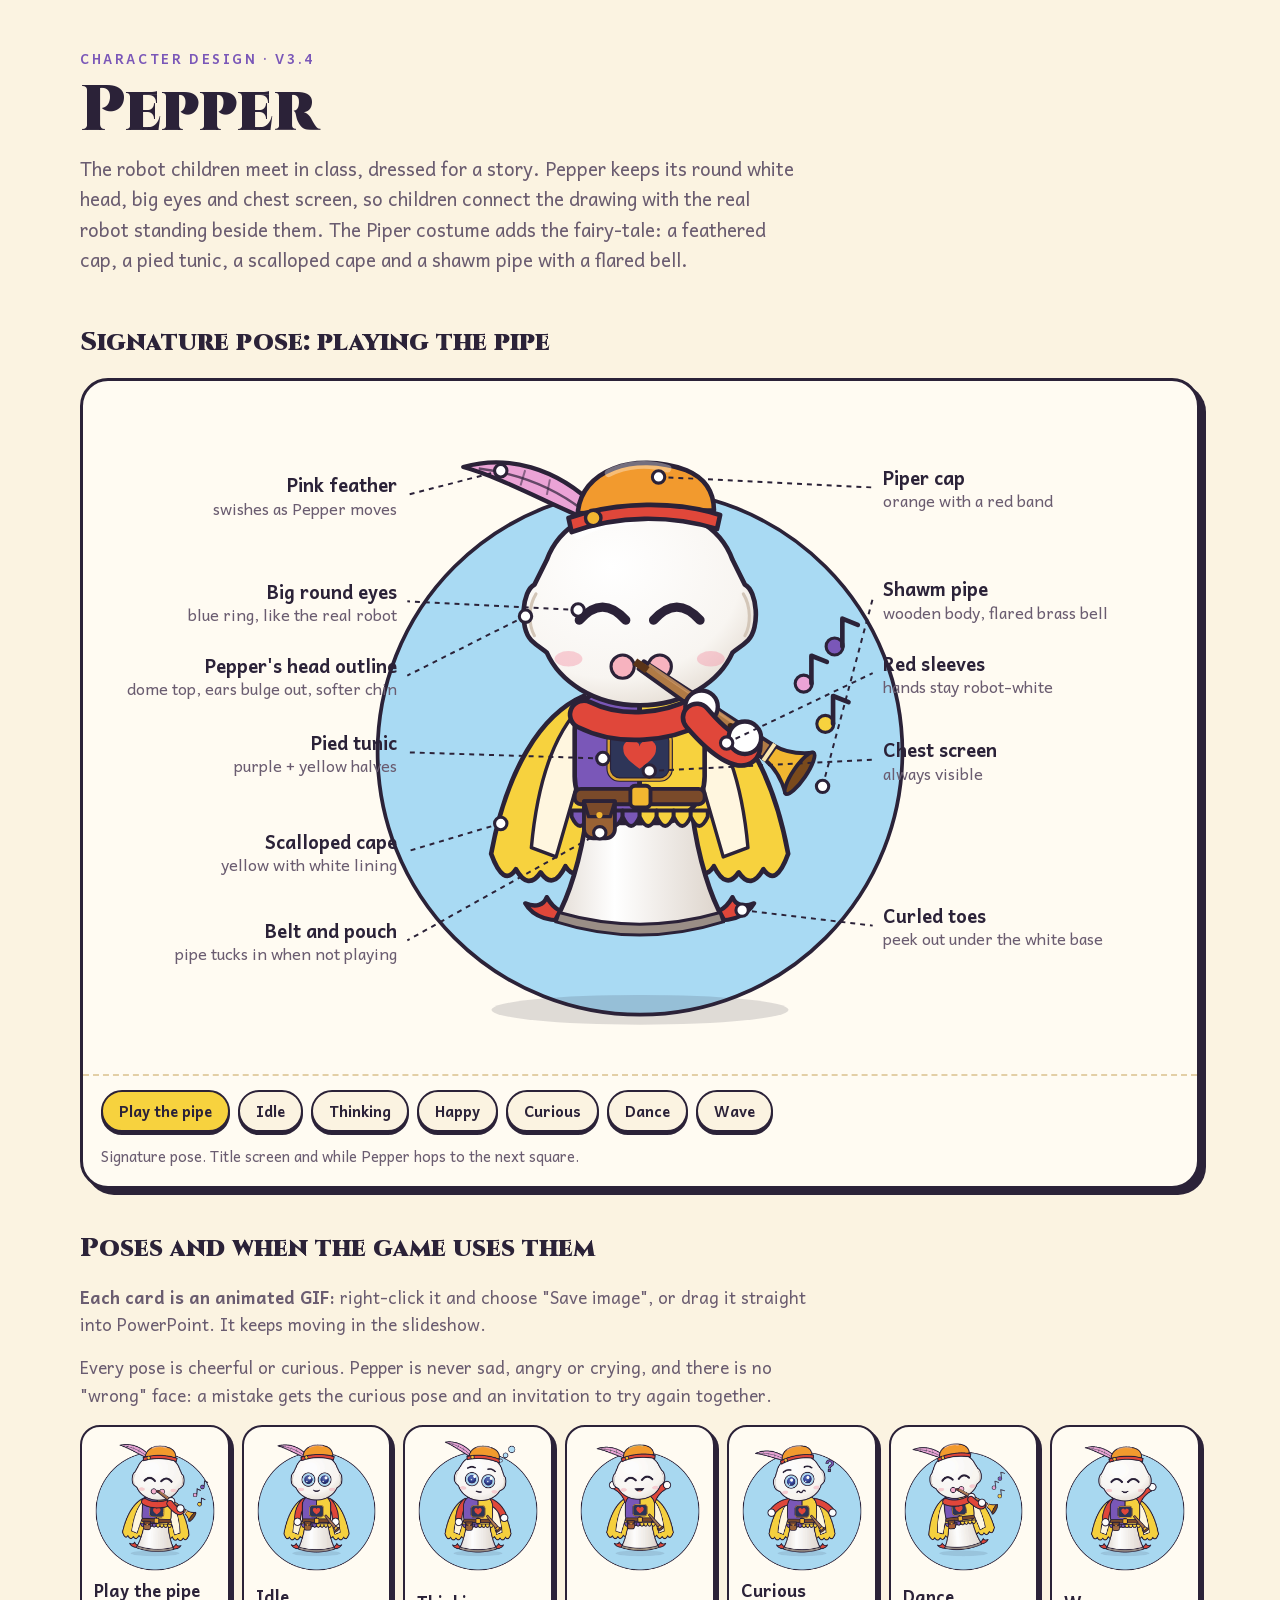
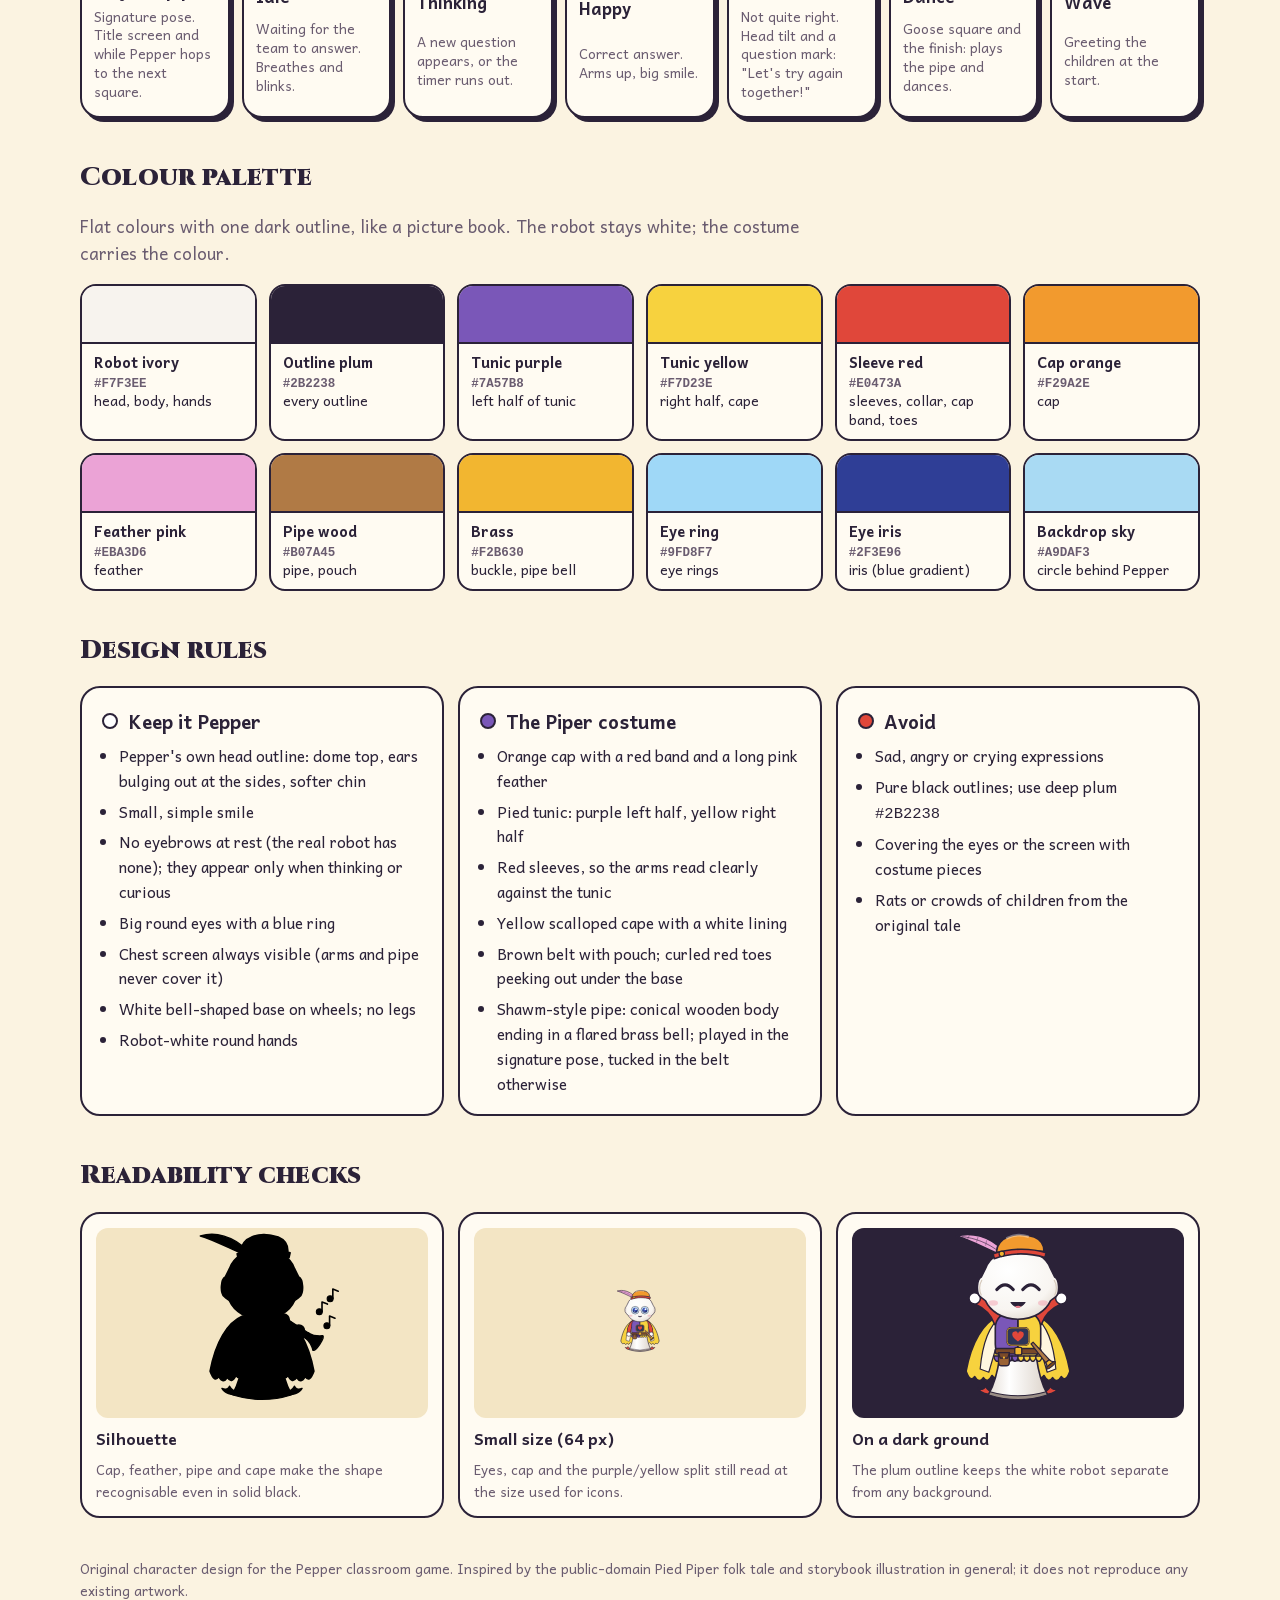
<file: design/character-design.html>
<!DOCTYPE html>
<html lang="en">
<head>
<meta charset="utf-8">
<meta name="viewport" content="width=device-width, initial-scale=1">
<title>Pepper</title>
<link rel="stylesheet" href="../fonts/fonts.css">
<style>
/* Layout: one storybook page, a big hero with callouts, then poses, palette and rules.
   Single deliberate look (parchment), so colours are set explicitly. */
:root{
  --paper:#FBF3E1; --paper-2:#F3E5C4; --card:#FFFBF2; --line:#E3CFA6;
  --ink:#2B2238; --ink-soft:#6A5C70;
  --purple:#7A57B8; --yellow:#F7D23E; --red:#E0473A; --orange:#F29A2E; --pink:#EBA3D6; --sky:#A9DAF3;
  --font-read:'Andika','Nunito',system-ui,sans-serif;
  --font-title:'Cinzel',Georgia,serif;
}
*{box-sizing:border-box;margin:0;padding:0}
body{background:var(--paper);color:var(--ink);font:400 17px/1.6 var(--font-read);-webkit-font-smoothing:antialiased;
  padding-left:max(16px,env(safe-area-inset-left,0px));padding-right:max(16px,env(safe-area-inset-right,0px));padding-block:0 64px}
.wrap{max-width:1120px;margin:0 auto}
header{padding-block:48px 8px;display:grid;gap:10px}
.eyebrow{font:700 13px var(--font-read);letter-spacing:.2em;text-transform:uppercase;color:var(--purple)}
h1{font:900 clamp(40px,6vw,64px)/1 var(--font-title);font-variant-ligatures:none;font-feature-settings:"liga" 0,"dlig" 0;text-wrap:balance}
h1 em{font-style:normal;color:var(--red)}
.lede{max-width:720px;font-size:19px;color:var(--ink-soft)}
h2{font:900 26px/1.2 var(--font-title);font-variant-ligatures:none;font-feature-settings:"liga" 0,"dlig" 0;margin-bottom:4px}
section{margin-top:44px;display:grid;gap:16px}
.sub{color:var(--ink-soft);max-width:760px}

/* hero */
.hero{background:var(--card);border:3px solid var(--ink);border-radius:28px;box-shadow:6px 6px 0 var(--ink);overflow-x:auto}
.hero-box{position:relative;min-width:760px;aspect-ratio:900/560}
.hero-box>svg{position:absolute;inset:0;width:100%;height:100%}
.hero-box .back{z-index:0}.hero-box .front{z-index:2;pointer-events:none}
.hero-box .pp{position:absolute;left:33.333%;top:12.5%;width:33.333%;height:71.43%;z-index:1}
.callout-t{font:700 15px var(--font-read);fill:var(--ink)}
.callout-s{font:400 13px var(--font-read);fill:var(--ink-soft)}
.states{display:flex;flex-wrap:wrap;gap:8px;padding:14px 18px 18px;border-top:2px dashed var(--line)}
.states button{font:700 15px var(--font-read);color:var(--ink);background:var(--paper);border:2.5px solid var(--ink);border-radius:99px;padding:7px 16px;cursor:pointer;box-shadow:0 3px 0 var(--ink);transition:transform .15s}
.states button:active{transform:translateY(2px);box-shadow:0 1px 0 var(--ink)}
.states button[aria-pressed="true"]{background:var(--yellow)}
.states button:focus-visible{outline:3px solid var(--purple);outline-offset:3px}
.state-note{flex-basis:100%;color:var(--ink-soft);font-size:15px;margin-top:4px}

/* pose cards */
.poses{display:grid;grid-template-columns:repeat(2,minmax(0,1fr));gap:12px}
@media (min-width:640px){.poses{grid-template-columns:repeat(4,minmax(0,1fr))}}
@media (min-width:1000px){.poses{grid-template-columns:repeat(7,minmax(0,1fr))}}
.pose{background:var(--card);border:2.5px solid var(--ink);border-radius:20px;padding:12px 12px 14px;display:grid;gap:4px;min-width:0;box-shadow:4px 4px 0 var(--ink)}
.pose .stage{position:relative;border-radius:14px;overflow:hidden}
.pose .stage img{display:block;width:100%;height:auto;max-width:100%}
.pose .pp{position:absolute;left:12%;top:6%;width:76%;height:92%}
.pose b{font:700 17px var(--font-read)}
.pose span{font-size:13.5px;color:var(--ink-soft);line-height:1.4}

/* palette */
.palette{display:grid;grid-template-columns:repeat(auto-fill,minmax(150px,1fr));gap:12px}
.sw{background:var(--card);border:2.5px solid var(--ink);border-radius:16px;overflow:hidden;min-width:0}
.sw i{display:block;height:58px;border-bottom:2.5px solid var(--ink)}
.sw div{padding:8px 12px 10px;font-size:14px;line-height:1.35}
.sw b{display:block;font-size:15px}
.sw code{font:700 12.5px ui-monospace,Menlo,monospace;color:var(--ink-soft)}

/* rules */
.cols{display:grid;grid-template-columns:repeat(auto-fit,minmax(280px,1fr));gap:14px}
.card{background:var(--card);border:2.5px solid var(--ink);border-radius:20px;padding:18px 20px;min-width:0}
.card h3{font:700 19px var(--font-read);margin-bottom:8px;display:flex;align-items:center;gap:10px}
.card h3 i{width:16px;height:16px;border-radius:50%;border:2.5px solid var(--ink);display:block}
.card ul{padding-left:1.1em;display:grid;gap:6px;font-size:15.5px}
.checks{display:grid;grid-template-columns:repeat(auto-fit,minmax(220px,1fr));gap:14px}
.check{background:var(--card);border:2.5px solid var(--ink);border-radius:20px;padding:14px;display:grid;gap:8px;min-width:0}
.check .stage{height:190px;position:relative;display:grid;place-items:center;border-radius:12px;background:var(--paper-2)}
.check .pp{position:relative;width:130px;height:173px}
.check .pp.tiny{width:48px;height:64px}
.check .pp.sil .pp-svg{filter:brightness(0)}
.check b{font-size:16px}
.check span{font-size:13.5px;color:var(--ink-soft)}
footer{margin-top:40px;font-size:13.5px;color:var(--ink-soft)}

/* ---------- Character states ---------- */
.pp-svg{width:100%;height:100%;overflow:visible;display:block}
.pp-svg *{transform-box:view-box}
.k-root,.k-bounce,.k-sway{transform-origin:120px 300px}
.k-head{transform-origin:120px 146px;transition:transform .5s cubic-bezier(.34,1.56,.64,1)}
.k-arm{transition:transform .5s cubic-bezier(.34,1.56,.64,1)}
.k-arm-l{transform-origin:84px 158px}.k-arm-r{transform-origin:156px 158px}
.k-eye{transform-box:fill-box;transform-origin:center;transition:transform .07s}
.blink .k-eye{transform:scaleY(.08)}
.k-pupil{transition:transform .4s}
.k-feather{transform-box:fill-box;transform-origin:100% 100%;animation:feather 2.8s ease-in-out infinite}
@keyframes feather{50%{transform:rotate(5deg)}}
.k-heart{transform-box:fill-box;transform-origin:center;animation:beat 1.6s ease-in-out infinite}
@keyframes beat{0%,100%{transform:scale(1)}15%{transform:scale(1.18)}30%{transform:scale(1)}}
.k-play,.k-pipe,.k-closed,.k-puff,.k-notes,.k-big,.k-flat,.k-wavy,.k-brow,.k-brow2,.k-q,.k-think{opacity:0}
.k-play,.k-pipe,.k-closed,.k-puff,.k-notes,.k-big,.k-flat,.k-wavy,.k-brow,.k-brow2,.k-q,.k-think,.k-free,.k-eyes,.k-smile,.k-belt-pipe{transition:opacity .2s}
.pp[data-state="idle"] .k-bounce,.pp[data-state="thinking"] .k-bounce{animation:breathe 3.4s ease-in-out infinite}
@keyframes breathe{50%{transform:scale(1.014,.986)}}

/* play the pipe (signature) + dance */
.pp[data-state="play"] .k-free,.pp[data-state="dance"] .k-free,
.pp[data-state="play"] .k-belt-pipe,.pp[data-state="dance"] .k-belt-pipe,
.pp[data-state="play"] .k-eyes,.pp[data-state="dance"] .k-eyes,
.pp[data-state="play"] .k-smile,.pp[data-state="dance"] .k-smile{opacity:0}
.pp[data-state="play"] .k-play,.pp[data-state="dance"] .k-play,
.pp[data-state="play"] .k-pipe,.pp[data-state="dance"] .k-pipe,
.pp[data-state="play"] .k-closed,.pp[data-state="dance"] .k-closed,
.pp[data-state="play"] .k-puff,.pp[data-state="dance"] .k-puff,
.pp[data-state="play"] .k-notes,.pp[data-state="dance"] .k-notes{opacity:1}
.pp[data-state="play"] .k-sway{animation:tap 1.2s ease-in-out infinite}
@keyframes tap{0%,100%{transform:rotate(-2deg)}50%{transform:rotate(2deg)}}
.pp[data-state="dance"] .k-sway{animation:sway .46s ease-in-out infinite alternate}
.pp[data-state="dance"] .k-bounce{animation:hop .46s ease-in-out infinite}
@keyframes sway{from{transform:rotate(-7deg)}to{transform:rotate(7deg)}}
@keyframes hop{0%,100%{transform:translateY(0)}50%{transform:translateY(-12px)}}
.k-notes g{transform-box:fill-box;transform-origin:center;animation:note 1.4s ease-in-out infinite}
.k-notes g:nth-child(2){animation-delay:.45s}.k-notes g:nth-child(3){animation-delay:.9s}
@keyframes note{0%{transform:translate(0,8px);opacity:0}30%{opacity:1}100%{transform:translate(8px,-18px);opacity:0}}

/* happy (correct answer) */
.pp[data-state="happy"] .k-eyes{opacity:0}.pp[data-state="happy"] .k-closed{opacity:1}
.pp[data-state="happy"] .k-smile{opacity:0}.pp[data-state="happy"] .k-big{opacity:1}
.pp[data-state="happy"] .k-arm-l{transform:rotate(115deg)}.pp[data-state="happy"] .k-arm-r{transform:rotate(-115deg)}
.pp[data-state="happy"] .k-bounce{animation:hop .55s ease-out infinite}
/* thinking (new question) */
.pp[data-state="thinking"] .k-head{transform:rotate(7deg)}
.pp[data-state="thinking"] .k-smile{opacity:0}.pp[data-state="thinking"] .k-flat{opacity:1}
.pp[data-state="thinking"] .k-think,.pp[data-state="thinking"] .k-brow2{opacity:1}
.pp[data-state="thinking"] .k-pupil{transform:translate(3px,-4px)}
.k-think circle{transform-box:fill-box;transform-origin:center;animation:dot 1.4s ease-in-out infinite}
.k-think circle:nth-child(2){animation-delay:.18s}.k-think circle:nth-child(3){animation-delay:.36s}
@keyframes dot{0%,100%{transform:scale(.7);opacity:.5}50%{transform:scale(1);opacity:1}}
/* curious (try again: never sad) */
.pp[data-state="curious"] .k-head{transform:rotate(-10deg)}
.pp[data-state="curious"] .k-brow,.pp[data-state="curious"] .k-q,.pp[data-state="curious"] .k-wavy{opacity:1}
.pp[data-state="curious"] .k-smile{opacity:0}
.pp[data-state="curious"] .k-pupil{transform:translate(-2px,1px)}
.pp[data-state="curious"] .k-arm-l{transform:rotate(40deg)}.pp[data-state="curious"] .k-arm-r{transform:rotate(-40deg)}
.k-q text{transform-box:fill-box;transform-origin:center;animation:qf 1.6s ease-in-out infinite}
@keyframes qf{0%,100%{transform:translateY(0) rotate(-8deg)}50%{transform:translateY(-6px) rotate(8deg)}}
/* wave (greeting) */
.pp[data-state="wave"] .k-eyes{opacity:0}.pp[data-state="wave"] .k-closed{opacity:1}
.pp[data-state="wave"] .k-arm-r{animation:waveR .5s ease-in-out infinite alternate}
@keyframes waveR{from{transform:rotate(-122deg)}to{transform:rotate(-98deg)}}
.k-ring{transition:stroke .4s}


@media (prefers-reduced-motion: reduce){
  *,*::before,*::after{animation:none!important;transition-duration:.01ms!important}
}
</style>
</head>
<body>
<svg width="0" height="0" style="position:absolute" aria-hidden="true" focusable="false"><defs>
  <linearGradient id="kBody" x1="0" y1="0" x2="1" y2="0"><stop offset="0" stop-color="#E4DDD6"/><stop offset=".35" stop-color="#FFFFFF"/><stop offset="1" stop-color="#DCD3CA"/></linearGradient>
  <radialGradient id="kHead" cx=".38" cy=".3" r=".78"><stop offset="0" stop-color="#FFFFFF"/><stop offset=".72" stop-color="#F8F5F1"/><stop offset="1" stop-color="#E2D9CF"/></radialGradient>
  <radialGradient id="kEye" cx=".45" cy=".36" r=".66"><stop offset="0" stop-color="#5D7EEA"/><stop offset=".55" stop-color="#2F3E96"/><stop offset="1" stop-color="#191F50"/></radialGradient>
</defs></svg>

<div class="wrap">
<header>
  <div class="eyebrow">Character design · v3.4</div>
  <h1>Pepper</h1>
  <p class="lede">The robot children meet in class, dressed for a story. Pepper keeps its round white head, big eyes and chest screen, so children connect the drawing with the real robot standing beside them. The Piper costume adds the fairy-tale: a feathered cap, a pied tunic, a scalloped cape and a shawm pipe with a flared bell.</p>
</header>

<section aria-labelledby="h-hero">
  <h2 id="h-hero">Signature pose: playing the pipe</h2>
  <div class="hero">
    <div class="hero-box">
      <svg class="back" viewBox="0 0 900 560" aria-hidden="true"><circle cx="450" cy="300" r="212" fill="#A9DAF3" stroke="#2B2238" stroke-width="3"/><ellipse cx="450" cy="508" rx="120" ry="12" fill="rgba(43,34,56,.15)"/></svg>
      <div class="pp" id="heroPP" data-state="play"></div>
      <svg class="front" id="callouts" viewBox="0 0 900 560" aria-hidden="true"></svg>
    </div>
    <div class="states" role="group" aria-label="Show a pose">
      <button data-s="play" aria-pressed="true">Play the pipe</button>
      <button data-s="idle" aria-pressed="false">Idle</button>
      <button data-s="thinking" aria-pressed="false">Thinking</button>
      <button data-s="happy" aria-pressed="false">Happy</button>
      <button data-s="curious" aria-pressed="false">Curious</button>
      <button data-s="dance" aria-pressed="false">Dance</button>
      <button data-s="wave" aria-pressed="false">Wave</button>
      <p class="state-note" id="stateNote"></p>
    </div>
  </div>
</section>

<section aria-labelledby="h-poses">
  <h2 id="h-poses">Poses and when the game uses them</h2>
  <p class="sub"><b>Each card is an animated GIF:</b> right-click it and choose "Save image", or drag it straight into PowerPoint. It keeps moving in the slideshow.</p>
  <p class="sub">Every pose is cheerful or curious. Pepper is never sad, angry or crying, and there is no "wrong" face: a mistake gets the curious pose and an invitation to try again together.</p>
  <div class="poses" id="poses"></div>
</section>

<section aria-labelledby="h-pal">
  <h2 id="h-pal">Colour palette</h2>
  <p class="sub">Flat colours with one dark outline, like a picture book. The robot stays white; the costume carries the colour.</p>
  <div class="palette" id="palette"></div>
</section>

<section aria-labelledby="h-rules">
  <h2 id="h-rules">Design rules</h2>
  <div class="cols">
    <div class="card"><h3><i style="background:#fff"></i>Keep it Pepper</h3><ul>
      <li>Pepper's own head outline: dome top, ears bulging out at the sides, softer chin</li>
      <li>Small, simple smile</li>
      <li>No eyebrows at rest (the real robot has none); they appear only when thinking or curious</li>
      <li>Big round eyes with a blue ring</li>
      <li>Chest screen always visible (arms and pipe never cover it)</li>
      <li>White bell-shaped base on wheels; no legs</li>
      <li>Robot-white round hands</li>
    </ul></div>
    <div class="card"><h3><i style="background:var(--purple)"></i>The Piper costume</h3><ul>
      <li>Orange cap with a red band and a long pink feather</li>
      <li>Pied tunic: purple left half, yellow right half</li>
      <li>Red sleeves, so the arms read clearly against the tunic</li>
      <li>Yellow scalloped cape with a white lining</li>
      <li>Brown belt with pouch; curled red toes peeking out under the base</li>
      <li>Shawm-style pipe: conical wooden body ending in a flared brass bell; played in the signature pose, tucked in the belt otherwise</li>
    </ul></div>
    <div class="card"><h3><i style="background:var(--red)"></i>Avoid</h3><ul>
      <li>Sad, angry or crying expressions</li>
      <li>Pure black outlines; use deep plum <code>#2B2238</code></li>
      <li>Covering the eyes or the screen with costume pieces</li>
      <li>Rats or crowds of children from the original tale</li>
    </ul></div>
  </div>
</section>

<section aria-labelledby="h-checks">
  <h2 id="h-checks">Readability checks</h2>
  <div class="checks">
    <div class="check"><div class="stage"><div class="pp sil" data-state="play"></div></div><b>Silhouette</b><span>Cap, feather, pipe and cape make the shape recognisable even in solid black.</span></div>
    <div class="check"><div class="stage"><div class="pp tiny" data-state="idle"></div></div><b>Small size (64 px)</b><span>Eyes, cap and the purple/yellow split still read at the size used for icons.</span></div>
    <div class="check"><div class="stage" style="background:#2B2238"><div class="pp" data-state="happy"></div></div><b>On a dark ground</b><span>The plum outline keeps the white robot separate from any background.</span></div>
  </div>
</section>

<footer>Original character design for the Pepper classroom game. Inspired by the public-domain Pied Piper folk tale and storybook illustration in general; it does not reproduce any existing artwork.</footer>
</div>

<script>
(() => {
'use strict';
const O = '#2B2238';             // outline
const C = { purple:'#7A57B8', yellow:'#F7D23E', red:'#E0473A', orange:'#F29A2E', pink:'#EBA3D6', wood:'#B07A45', brass:'#F2B630', leather:'#7A4A2A', lining:'#FFF6DF' };

function scallops(x0, x1, y, n, depth, fillL, fillR){
  const w = (x1 - x0) / n, mid = (x0 + x1) / 2;
  let s = '';
  for (let i = 0; i < n; i++){
    const x = x0 + i * w;
    s += `<path d="M${x} ${y}h${w}v4q${-w / 2} ${depth * 2} ${-w} 0z" fill="${x + w / 2 < mid ? fillL : fillR}" stroke="${O}" stroke-width="2.5" stroke-linejoin="round"/>`;
  }
  return s;
}
function capeWing(side){
  // scalloped outer edge from shoulder down to the hem
  const m = side === 'l' ? 1 : -1, cx = 120;
  const X = x => cx - m * (cx - x);
  const pts = [[84,148],[56,166],[36,200],[24,248]];
  let d = `M${X(pts[0][0])} ${pts[0][1]}C${X(56)} 160 ${X(34)} 196 ${X(24)} 250`;
  const bumps = [[24,250],[40,260],[56,262],[72,258],[88,250]];
  for (let i = 1; i < bumps.length; i++) d += `Q${X((bumps[i-1][0] + bumps[i][0]) / 2)} ${Math.max(bumps[i-1][1], bumps[i][1]) + 12} ${X(bumps[i][0])} ${bumps[i][1]}`;
  d += `L${X(100)} 170Z`;
  return d;
}
function piperSVG(){
  const eye = (cx) => `<g class="k-eyes"><g class="k-eye"><circle cx="${cx}" cy="96" r="19" fill="#EEF1F6" stroke="${O}" stroke-width="2.5"/>
      <circle class="k-ring" cx="${cx}" cy="96" r="15.5" fill="none" stroke="#9FD8F7" stroke-width="3.2"/>
      <circle cx="${cx}" cy="96" r="12.5" fill="url(#kEye)"/>
      <g class="k-pupil"><circle cx="${cx + 4}" cy="91" r="4.4" fill="#fff"/><circle cx="${cx - 4.5}" cy="101.5" r="2.1" fill="#fff" opacity=".85"/></g></g></g>`;
  const sleeve = (d, col) => `<path d="${d}" stroke="${O}" stroke-width="21" stroke-linecap="round" stroke-linejoin="round" fill="none"/><path d="${d}" stroke="${col}" stroke-width="15" stroke-linecap="round" stroke-linejoin="round" fill="none"/>`;
  const hand = (x, y) => `<circle cx="${x}" cy="${y}" r="10.5" fill="#fff" stroke="${O}" stroke-width="2.8"/>`;
  const note = (x, y, c) => `<g><circle cx="${x}" cy="${y}" r="5.5" fill="${c}" stroke="${O}" stroke-width="2"/><path d="M${x + 5} ${y}v-18l10 4" stroke="${O}" stroke-width="3" fill="none" stroke-linecap="round" stroke-linejoin="round"/></g>`;
  return `<svg class="pp-svg" viewBox="0 0 240 320" aria-hidden="true">
  <g class="k-root"><g class="k-bounce"><g class="k-sway">
    <!-- cape: yellow scalloped wings, white lining on the right -->
    <path d="${capeWing('l')}" fill="${C.yellow}" stroke="${O}" stroke-width="3" stroke-linejoin="round"/>
    <path d="${capeWing('r')}" fill="${C.yellow}" stroke="${O}" stroke-width="3" stroke-linejoin="round"/>
    <path d="M152 150c22 16 34 52 38 96l-16 6-26-90z" fill="${C.lining}" stroke="${O}" stroke-width="2.2" stroke-linejoin="round"/>
    <path d="M88 150c-22 16-34 52-38 96l16 6 26-90z" fill="${C.lining}" stroke="${O}" stroke-width="2.2" stroke-linejoin="round"/>
    <!-- base + curled toes -->
    <path d="M77 292c-14 3-26-1-31-10 7 3 12 1 14-4 5 9 11 11 19 9z" fill="${C.red}" stroke="${O}" stroke-width="2.8" stroke-linejoin="round"/>
    <path d="M163 292c14 3 26-1 31-10-7 3-12 1-14-4-5 9-11 11-19 9z" fill="${C.red}" stroke="${O}" stroke-width="2.8" stroke-linejoin="round"/>
    <path d="M86 224c-4 30-12 54-20 68q54 16 108 0c-8-14-16-38-20-68z" fill="url(#kBody)" stroke="${O}" stroke-width="3"/>
    <path d="M68 288q52 15 104 0l2 6q-54 17-108 0z" fill="#9A8E86" stroke="${O}" stroke-width="2"/>
    <!-- free arms (idle, happy, thinking, curious, wave) -->
    <g class="k-free">
      <g class="k-arm k-arm-l">${sleeve('M84 158C70 172 64 192 64 210', C.red)}${hand(64, 216)}</g>
      <g class="k-arm k-arm-r">${sleeve('M156 158c14 14 20 34 20 52', C.red)}${hand(176, 216)}</g>
    </g>
    <!-- pied tunic -->
    <path d="M120 140h-12a30 30 0 0 0-30 30v30a30 30 0 0 0 30 30h12z" fill="${C.purple}" stroke="${O}" stroke-width="3"/>
    <path d="M120 140h12a30 30 0 0 1 30 30v30a30 30 0 0 1-30 30h-12z" fill="${C.yellow}" stroke="${O}" stroke-width="3"/>
    ${scallops(76, 164, 222, 8, 6, C.purple, C.yellow)}
    <!-- chest screen (real Pepper) -->
    <rect x="100" y="170" width="40" height="32" rx="7" fill="#2E3558" stroke="${O}" stroke-width="3"/>
    <rect x="100" y="170" width="40" height="32" rx="7" fill="none" stroke="${C.brass}" stroke-width="1.5" transform="translate(0 0)" opacity=".9"/>
    <path class="k-heart" d="M120 195c-7-5-10.5-8.3-10.5-12.2a4.9 4.9 0 0 1 10.5-2.1 4.9 4.9 0 0 1 10.5 2.1c0 3.9-3.5 7.2-10.5 12.2z" fill="${C.red}"/>
    <!-- belt, pouch, tucked pipe -->
    <rect x="78" y="208" width="84" height="10" rx="4" fill="${C.leather}" stroke="${O}" stroke-width="2.5"/>
    <rect x="114" y="206" width="13" height="14" rx="3" fill="${C.brass}" stroke="${O}" stroke-width="2.5"/>
    <path d="M84 216h20v18a6 6 0 0 1-6 6h-8a6 6 0 0 1-6-6z" fill="#9A6234" stroke="${O}" stroke-width="2.5" stroke-linejoin="round"/>
    <path d="M84 216h20l-3 10h-14z" fill="${C.leather}" stroke="${O}" stroke-width="2.2" stroke-linejoin="round"/><circle cx="94" cy="225" r="2" fill="${C.brass}"/>
    <g class="k-belt-pipe" stroke="${O}" stroke-width="2.2" stroke-linejoin="round">
      <path d="M147.9 196.4L177.9 228.6L171.1 234.4L144.1 199.6z" fill="${C.wood}"/>
      <path d="M177.9 228.6Q180.8 232.7 188.6 232.6L173.4 245.6Q174.8 237.9 171.1 234.4z" fill="${C.brass}"/>
      <ellipse cx="181" cy="239.1" rx="10" ry="2.8" transform="rotate(139.6 181 239.1)" fill="#7A4A1C"/>
    </g>
    <!-- red collar -->
    <path d="M90 140q7 11 15 0 7 11 15 0 7 11 15 0 7 11 15 0v-5H90z" fill="${C.red}" stroke="${O}" stroke-width="2.5" stroke-linejoin="round"/>
    <!-- head: real Pepper face shape (rounded top, widest at the eyes, softer chin) -->
    <g class="k-head">
      <path d="M120 26C150 26 172 38 180 60c4 8 6 12 8 16 8 4 10 28 2 36-4 4-8 6-10 8-8 18-30 34-60 34s-52-16-60-34c-2-2-6-4-10-8-8-8-6-32 2-36 2-4 4-8 8-16C68 38 90 26 120 26z" fill="url(#kHead)" stroke="${O}" stroke-width="3" stroke-linejoin="round"/>
      <path d="M187 82c5 8 5 20 1 27M53 82c-5 8-5 20-1 27" fill="none" stroke="#D3C6B8" stroke-width="2" stroke-linecap="round"/>
      <path d="M80 44c10-6 22-9 34-9" stroke="#fff" stroke-width="5" opacity=".8" fill="none" stroke-linecap="round"/>
      <path class="k-brow2" d="M80 66q10-8 21-4M160 66q-10-8-21-4" stroke="${O}" stroke-width="4.5" fill="none" stroke-linecap="round"/>
      <path class="k-brow" d="M78 66q11-7 22-3M140 61q11-4 21 5" stroke="${O}" stroke-width="4.5" fill="none" stroke-linecap="round"/>
      ${eye(96)}${eye(144)}
      <g class="k-closed"><path d="M81 99q15-17 30 0M129 99q15-17 30 0" stroke="${O}" stroke-width="6" fill="none" stroke-linecap="round"/></g>
      <ellipse cx="74" cy="124" rx="9" ry="5" fill="#F49AAA" opacity=".45"/><ellipse cx="166" cy="124" rx="9" ry="5" fill="#F49AAA" opacity=".45"/>
      <g class="k-puff"><circle cx="109" cy="129" r="7.5" fill="#F7B3BF" stroke="${O}" stroke-width="2"/><circle cx="133" cy="129" r="7.5" fill="#F7B3BF" stroke="${O}" stroke-width="2"/></g>
      <path class="k-smile" d="M111 126q9 9 18 0q-9 3.5-18 0z" fill="${O}" stroke="${O}" stroke-width="2" stroke-linejoin="round"/>
      <g class="k-big"><path d="M107 123q13 17 26 0z" fill="${O}" stroke="${O}" stroke-width="2" stroke-linejoin="round"/><path d="M114 131q6-4 12 0-6 4-12 0z" fill="#F07C8C"/></g>
      <path class="k-flat" d="M113 129q7 1.5 14 0" stroke="${O}" stroke-width="4" fill="none" stroke-linecap="round"/>
      <path class="k-wavy" d="M108 129q4-5 8 0t8 0 8 0" stroke="${O}" stroke-width="3.8" fill="none" stroke-linecap="round"/>
      <!-- cap perched on top of the dome -->
      <g class="k-feather">
        <path d="M92 26C66 0 34-8 6 0c22 6 48 20 80 34z" fill="${C.pink}" stroke="${O}" stroke-width="2.8" stroke-linejoin="round"/>
        <path d="M86 30C64 12 40 4 16 1" stroke="${O}" stroke-width="1.6" fill="none" opacity=".7"/>
        <path d="M30-1l-4 8M46 2l-3 10M62 8l-2 10" stroke="${O}" stroke-width="1.3" opacity=".5"/>
      </g>
      <path d="M80 30C82 2 116-10 150 2c12 5 18 14 18 26z" fill="${C.orange}" stroke="${O}" stroke-width="3" stroke-linejoin="round"/>
      <path d="M100 4c11-6 26-7 38-3" stroke="#fff" stroke-width="5" opacity=".35" fill="none" stroke-linecap="round"/>
      <path d="M74 33c32-11 70-11 98-2l-2 9c-30-9-64-9-94 2z" fill="${C.red}" stroke="${O}" stroke-width="3" stroke-linejoin="round"/>
      <circle cx="90" cy="33" r="5" fill="${C.brass}" stroke="${O}" stroke-width="2.2"/>
    </g>
    <!-- playing: pipe at the mouth, both hands on it below the chin -->
    <!-- shawm: conical wooden body, brass ring, flared brass bell -->
    <g class="k-pipe" stroke="${O}" stroke-width="2.5" stroke-linejoin="round">
      <path d="M122.7 125.5L206.7 179.9L200.5 188.9L119.3 130.5z" fill="${C.wood}"/>
      <path d="M126 128L198 177" stroke="#D29A62" stroke-width="2" opacity=".8" fill="none"/>
      <path d="M206.7 179.9Q216.9 186.2 232.4 184.7L214.4 211.1Q210.1 196.2 200.5 188.9z" fill="${C.brass}"/>
      <ellipse cx="223.4" cy="197.9" rx="16" ry="4.2" transform="rotate(124.3 223.4 197.9)" fill="#7A4A1C"/>
      <path d="M199.9 189.8L207.3 179" stroke-width="5" stroke="${O}"/><path d="M199.9 189.8L207.3 179" stroke-width="2.6" stroke="#FBE7B0"/>
      <path d="M117 125.8L125 131.3" stroke-width="5" stroke="#5A3418"/>
      <g fill="#3A2418" stroke="none"><circle cx="154" cy="150.6" r="2"/><circle cx="166.4" cy="159" r="2"/><circle cx="178.8" cy="167.5" r="2"/></g>
    </g>
    <g class="k-play">
      ${sleeve('M84 160C108 172 138 168 157 158', C.red)}${hand(160, 155)}
      ${sleeve('M157 162C174 182 190 190 189 179', C.red)}${hand(188, 175)}
    </g>
  </g></g></g>
  <g class="k-notes">${note(240, 166, C.yellow)}${note(226, 140, C.pink)}${note(246, 116, C.purple)}</g>
  <g class="k-think" fill="#BFE1F5" stroke="${O}" stroke-width="2"><circle cx="186" cy="40" r="5"/><circle cx="200" cy="25" r="7"/><circle cx="218" cy="8" r="9.5"/></g>
  <g class="k-q"><text x="186" y="76" font-family="Andika, sans-serif" font-weight="700" font-size="46" fill="${C.purple}" stroke="${O}" stroke-width="2">?</text></g>
</svg>`;
}

// render every character slot
const POSES = [
  { s: 'play', name: 'Play the pipe', when: 'Signature pose. Title screen and while Pepper hops to the next square.' },
  { s: 'idle', name: 'Idle', when: 'Waiting for the team to answer. Breathes and blinks.' },
  { s: 'thinking', name: 'Thinking', when: 'A new question appears, or the timer runs out.' },
  { s: 'happy', name: 'Happy', when: 'Correct answer. Arms up, big smile.' },
  { s: 'curious', name: 'Curious', when: 'Not quite right. Head tilt and a question mark: "Let\'s try again together!"' },
  { s: 'dance', name: 'Dance', when: 'Goose square and the finish: plays the pipe and dances.' },
  { s: 'wave', name: 'Wave', when: 'Greeting the children at the start.' }
];
document.getElementById('poses').innerHTML = POSES.map(p => `
  <figure class="pose"><div class="stage"><img src="pepper-gifs/illustration/pepper-${p.s}.gif" alt="Pepper, ${p.name} pose (animated)" width="440" height="480" loading="lazy"></div>
    <b>${p.name}</b><span>${p.when}</span>
</figure>`).join('');
document.querySelectorAll('.pp').forEach(el => { el.innerHTML = piperSVG(); });

// hero state switcher
const hero = document.getElementById('heroPP'), note = document.getElementById('stateNote');
function setHero(s){
  hero.dataset.state = s;
  document.querySelectorAll('.states button').forEach(b => b.setAttribute('aria-pressed', String(b.dataset.s === s)));
  const p = POSES.find(p => p.s === s); note.textContent = p ? p.when : '';
}
document.querySelectorAll('.states button').forEach(b => b.addEventListener('click', () => setHero(b.dataset.s)));
setHero('play');

// callouts: character coords (240×320 viewBox) → hero box (900×560)
const X = x => 300 + 1.25 * x, Y = y => 70 + 1.25 * y;
const CALL = [
  { x: 30, y: 2, side: 'l', ly: 92, t: 'Pink feather', s: 'swishes as Pepper moves' },
  { x: 132, y: 6, side: 'r', ly: 86, t: 'Piper cap', s: 'orange with a red band' },
  { x: 80, y: 92, side: 'l', ly: 178, t: 'Big round eyes', s: 'blue ring, like the real robot' },
  { x: 46, y: 96, side: 'l', ly: 238, t: "Pepper's head outline", s: 'dome top, ears bulge out, softer chin' },
  { x: 238, y: 206, side: 'r', ly: 176, t: 'Shawm pipe', s: 'wooden body, flared brass bell' },
  { x: 176, y: 178, side: 'r', ly: 236, t: 'Red sleeves', s: 'hands stay robot-white' },
  { x: 126, y: 196, side: 'r', ly: 306, t: 'Chest screen', s: 'always visible' },
  { x: 96, y: 188, side: 'l', ly: 300, t: 'Pied tunic', s: 'purple + yellow halves' },
  { x: 30, y: 230, side: 'l', ly: 380, t: 'Scalloped cape', s: 'yellow with white lining' },
  { x: 94, y: 236, side: 'l', ly: 452, t: 'Belt and pouch', s: 'pipe tucks in when not playing' },
  { x: 186, y: 286, side: 'r', ly: 440, t: 'Curled toes', s: 'peek out under the white base' }
];
document.getElementById('callouts').innerHTML = CALL.map(c => {
  const ax = X(c.x), ay = Y(c.y), lx = c.side === 'l' ? 262 : 638;
  const tx = c.side === 'l' ? 254 : 646, anchor = c.side === 'l' ? 'end' : 'start';
  return `<path d="M${ax} ${ay}L${lx} ${c.ly}" stroke="#2B2238" stroke-width="1.6" stroke-dasharray="4 4" fill="none"/>
    <circle cx="${ax}" cy="${ay}" r="5" fill="#fff" stroke="#2B2238" stroke-width="2.5"/>
    <text class="callout-t" x="${tx}" y="${c.ly - 2}" text-anchor="${anchor}">${c.t}</text>
    <text class="callout-s" x="${tx}" y="${c.ly + 16}" text-anchor="${anchor}">${c.s}</text>`;
}).join('');

// palette
const PAL = [
  ['Robot ivory', '#F7F3EE', 'head, body, hands'], ['Outline plum', '#2B2238', 'every outline'],
  ['Tunic purple', '#7A57B8', 'left half of tunic'], ['Tunic yellow', '#F7D23E', 'right half, cape'],
  ['Sleeve red', '#E0473A', 'sleeves, collar, cap band, toes'], ['Cap orange', '#F29A2E', 'cap'],
  ['Feather pink', '#EBA3D6', 'feather'], ['Pipe wood', '#B07A45', 'pipe, pouch'],
  ['Brass', '#F2B630', 'buckle, pipe bell'], ['Eye ring', '#9FD8F7', 'eye rings'], ['Eye iris', '#2F3E96', 'iris (blue gradient)'],
  ['Backdrop sky', '#A9DAF3', 'circle behind Pepper']
];
document.getElementById('palette').innerHTML = PAL.map(([n, h, r]) =>
  `<div class="sw"><i style="background:${h}"></i><div><b>${n}</b><code>${h}</code><br>${r}</div></div>`).join('');

// blinking
const blink = () => { document.querySelectorAll('.pp-svg').forEach(s => s.classList.add('blink')); setTimeout(() => document.querySelectorAll('.pp-svg').forEach(s => s.classList.remove('blink')), 130); };
(function loop(){ setTimeout(() => { blink(); if (Math.random() < .25) setTimeout(blink, 260); loop(); }, 2200 + Math.random() * 3000); })();
})();
</script>
</body>
</html>
</file>
<file: fonts/fonts.css>
/* Andika, Cinzel, Nunito: SIL Open Font License 1.1 (fonts.google.com) */
/* latin-ext */
@font-face {
  font-family: 'Andika';
  font-style: normal;
  font-weight: 400;
  font-display: swap;
  src: url(Andika-400-latin-ext.woff2) format('woff2');
  unicode-range: U+0100-02BA, U+02BD-02C5, U+02C7-02CC, U+02CE-02D7, U+02DD-02FF, U+0304, U+0308, U+0329, U+1D00-1DBF, U+1E00-1E9F, U+1EF2-1EFF, U+2020, U+20A0-20AB, U+20AD-20C4, U+2113, U+2C60-2C7F, U+A720-A7FF;
}
/* latin */
@font-face {
  font-family: 'Andika';
  font-style: normal;
  font-weight: 400;
  font-display: swap;
  src: url(Andika-400-latin.woff2) format('woff2');
  unicode-range: U+0000-00FF, U+0131, U+0152-0153, U+02BB-02BC, U+02C6, U+02DA, U+02DC, U+0304, U+0308, U+0329, U+2000-206F, U+20AC, U+2122, U+2191, U+2193, U+2212, U+2215, U+FEFF, U+FFFD;
}
/* latin-ext */
@font-face {
  font-family: 'Andika';
  font-style: normal;
  font-weight: 700;
  font-display: swap;
  src: url(Andika-700-latin-ext.woff2) format('woff2');
  unicode-range: U+0100-02BA, U+02BD-02C5, U+02C7-02CC, U+02CE-02D7, U+02DD-02FF, U+0304, U+0308, U+0329, U+1D00-1DBF, U+1E00-1E9F, U+1EF2-1EFF, U+2020, U+20A0-20AB, U+20AD-20C4, U+2113, U+2C60-2C7F, U+A720-A7FF;
}
/* latin */
@font-face {
  font-family: 'Andika';
  font-style: normal;
  font-weight: 700;
  font-display: swap;
  src: url(Andika-700-latin.woff2) format('woff2');
  unicode-range: U+0000-00FF, U+0131, U+0152-0153, U+02BB-02BC, U+02C6, U+02DA, U+02DC, U+0304, U+0308, U+0329, U+2000-206F, U+20AC, U+2122, U+2191, U+2193, U+2212, U+2215, U+FEFF, U+FFFD;
}
/* latin-ext */
@font-face {
  font-family: 'Cinzel';
  font-style: normal;
  font-weight: 700;
  font-display: swap;
  src: url(Cinzel-700-latin-ext.woff2) format('woff2');
  unicode-range: U+0100-02BA, U+02BD-02C5, U+02C7-02CC, U+02CE-02D7, U+02DD-02FF, U+0304, U+0308, U+0329, U+1D00-1DBF, U+1E00-1E9F, U+1EF2-1EFF, U+2020, U+20A0-20AB, U+20AD-20C4, U+2113, U+2C60-2C7F, U+A720-A7FF;
}
/* latin */
@font-face {
  font-family: 'Cinzel';
  font-style: normal;
  font-weight: 700;
  font-display: swap;
  src: url(Cinzel-700-latin.woff2) format('woff2');
  unicode-range: U+0000-00FF, U+0131, U+0152-0153, U+02BB-02BC, U+02C6, U+02DA, U+02DC, U+0304, U+0308, U+0329, U+2000-206F, U+20AC, U+2122, U+2191, U+2193, U+2212, U+2215, U+FEFF, U+FFFD;
}
/* latin-ext */
@font-face {
  font-family: 'Cinzel';
  font-style: normal;
  font-weight: 900;
  font-display: swap;
  src: url(Cinzel-900-latin-ext.woff2) format('woff2');
  unicode-range: U+0100-02BA, U+02BD-02C5, U+02C7-02CC, U+02CE-02D7, U+02DD-02FF, U+0304, U+0308, U+0329, U+1D00-1DBF, U+1E00-1E9F, U+1EF2-1EFF, U+2020, U+20A0-20AB, U+20AD-20C4, U+2113, U+2C60-2C7F, U+A720-A7FF;
}
/* latin */
@font-face {
  font-family: 'Cinzel';
  font-style: normal;
  font-weight: 900;
  font-display: swap;
  src: url(Cinzel-900-latin.woff2) format('woff2');
  unicode-range: U+0000-00FF, U+0131, U+0152-0153, U+02BB-02BC, U+02C6, U+02DA, U+02DC, U+0304, U+0308, U+0329, U+2000-206F, U+20AC, U+2122, U+2191, U+2193, U+2212, U+2215, U+FEFF, U+FFFD;
}
/* latin-ext */
@font-face {
  font-family: 'Nunito';
  font-style: normal;
  font-weight: 600;
  font-display: swap;
  src: url(Nunito-600-latin-ext.woff2) format('woff2');
  unicode-range: U+0100-02BA, U+02BD-02C5, U+02C7-02CC, U+02CE-02D7, U+02DD-02FF, U+0304, U+0308, U+0329, U+1D00-1DBF, U+1E00-1E9F, U+1EF2-1EFF, U+2020, U+20A0-20AB, U+20AD-20C4, U+2113, U+2C60-2C7F, U+A720-A7FF;
}
/* latin */
@font-face {
  font-family: 'Nunito';
  font-style: normal;
  font-weight: 600;
  font-display: swap;
  src: url(Nunito-600-latin.woff2) format('woff2');
  unicode-range: U+0000-00FF, U+0131, U+0152-0153, U+02BB-02BC, U+02C6, U+02DA, U+02DC, U+0304, U+0308, U+0329, U+2000-206F, U+20AC, U+2122, U+2191, U+2193, U+2212, U+2215, U+FEFF, U+FFFD;
}
/* latin-ext */
@font-face {
  font-family: 'Nunito';
  font-style: normal;
  font-weight: 700;
  font-display: swap;
  src: url(Nunito-700-latin-ext.woff2) format('woff2');
  unicode-range: U+0100-02BA, U+02BD-02C5, U+02C7-02CC, U+02CE-02D7, U+02DD-02FF, U+0304, U+0308, U+0329, U+1D00-1DBF, U+1E00-1E9F, U+1EF2-1EFF, U+2020, U+20A0-20AB, U+20AD-20C4, U+2113, U+2C60-2C7F, U+A720-A7FF;
}
/* latin */
@font-face {
  font-family: 'Nunito';
  font-style: normal;
  font-weight: 700;
  font-display: swap;
  src: url(Nunito-700-latin.woff2) format('woff2');
  unicode-range: U+0000-00FF, U+0131, U+0152-0153, U+02BB-02BC, U+02C6, U+02DA, U+02DC, U+0304, U+0308, U+0329, U+2000-206F, U+20AC, U+2122, U+2191, U+2193, U+2212, U+2215, U+FEFF, U+FFFD;
}
/* latin-ext */
@font-face {
  font-family: 'Nunito';
  font-style: normal;
  font-weight: 800;
  font-display: swap;
  src: url(Nunito-800-latin-ext.woff2) format('woff2');
  unicode-range: U+0100-02BA, U+02BD-02C5, U+02C7-02CC, U+02CE-02D7, U+02DD-02FF, U+0304, U+0308, U+0329, U+1D00-1DBF, U+1E00-1E9F, U+1EF2-1EFF, U+2020, U+20A0-20AB, U+20AD-20C4, U+2113, U+2C60-2C7F, U+A720-A7FF;
}
/* latin */
@font-face {
  font-family: 'Nunito';
  font-style: normal;
  font-weight: 800;
  font-display: swap;
  src: url(Nunito-800-latin.woff2) format('woff2');
  unicode-range: U+0000-00FF, U+0131, U+0152-0153, U+02BB-02BC, U+02C6, U+02DA, U+02DC, U+0304, U+0308, U+0329, U+2000-206F, U+20AC, U+2122, U+2191, U+2193, U+2212, U+2215, U+FEFF, U+FFFD;
}
</file>
